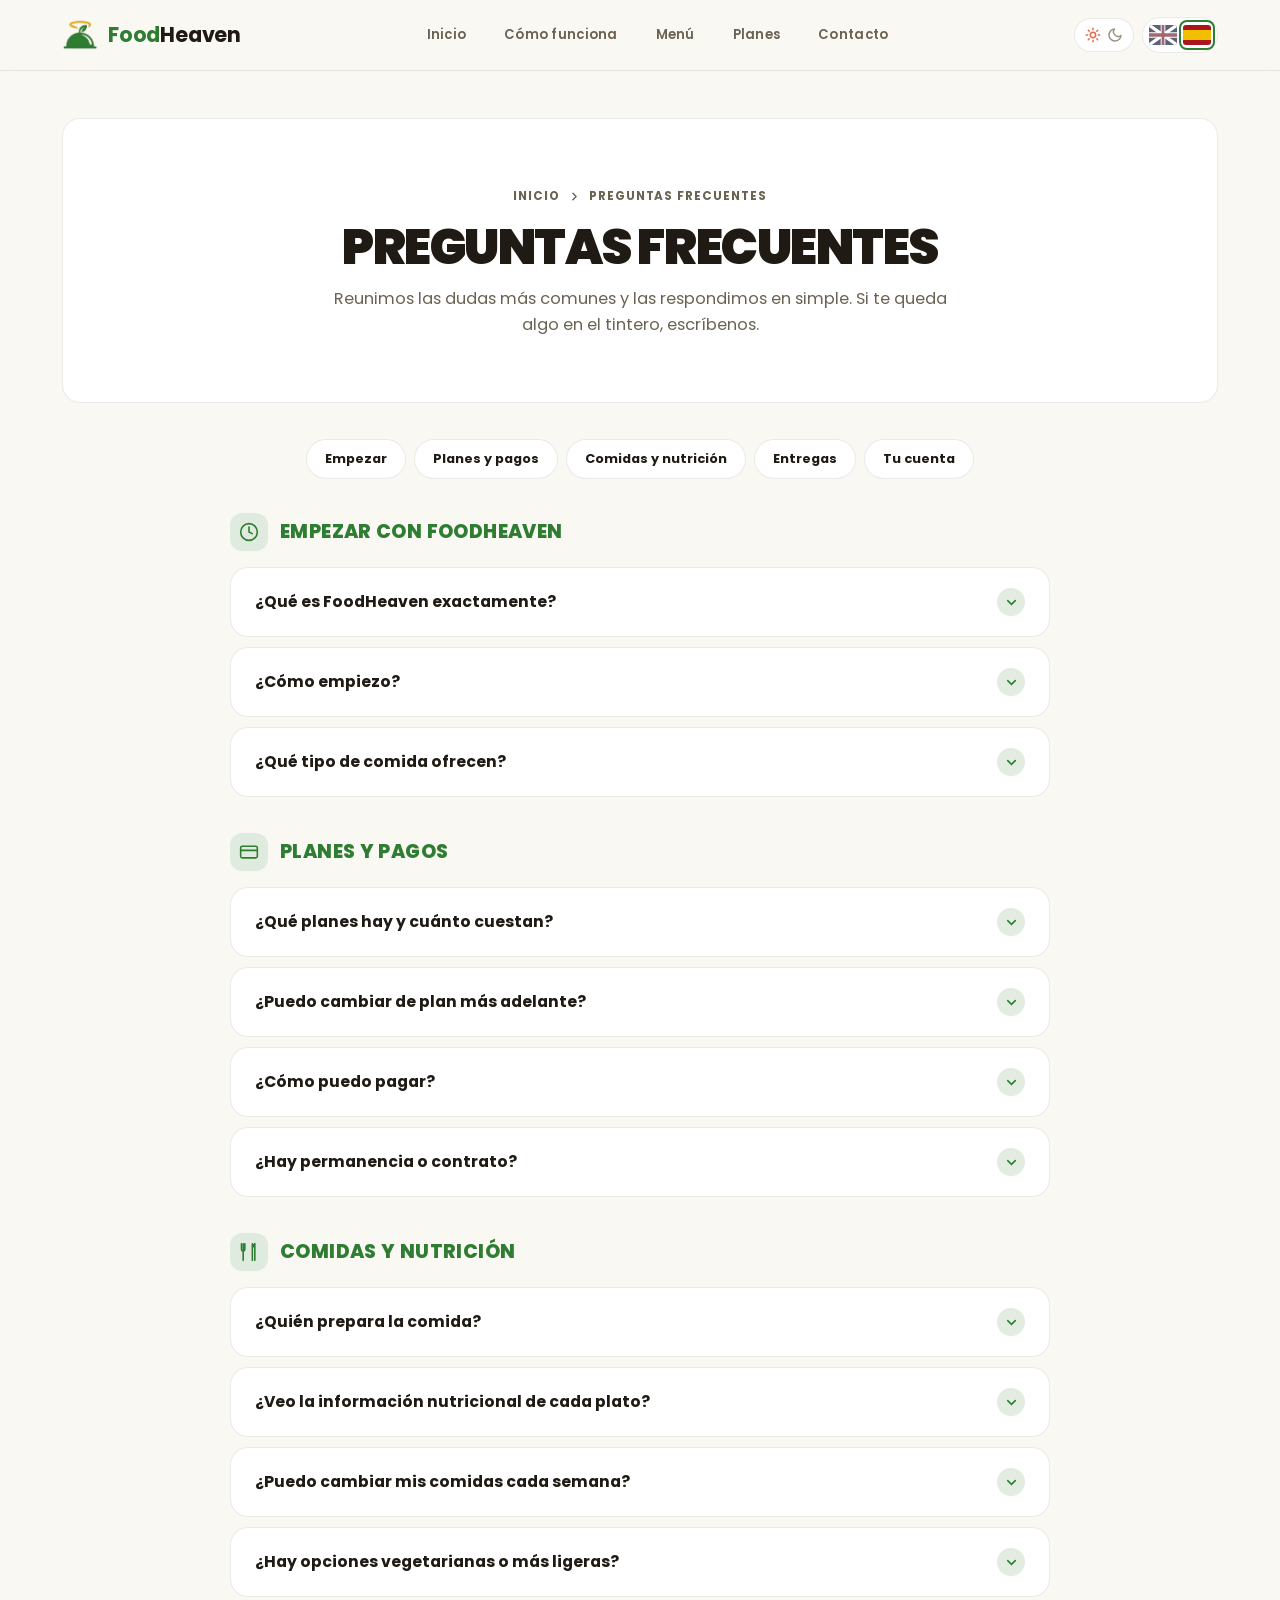
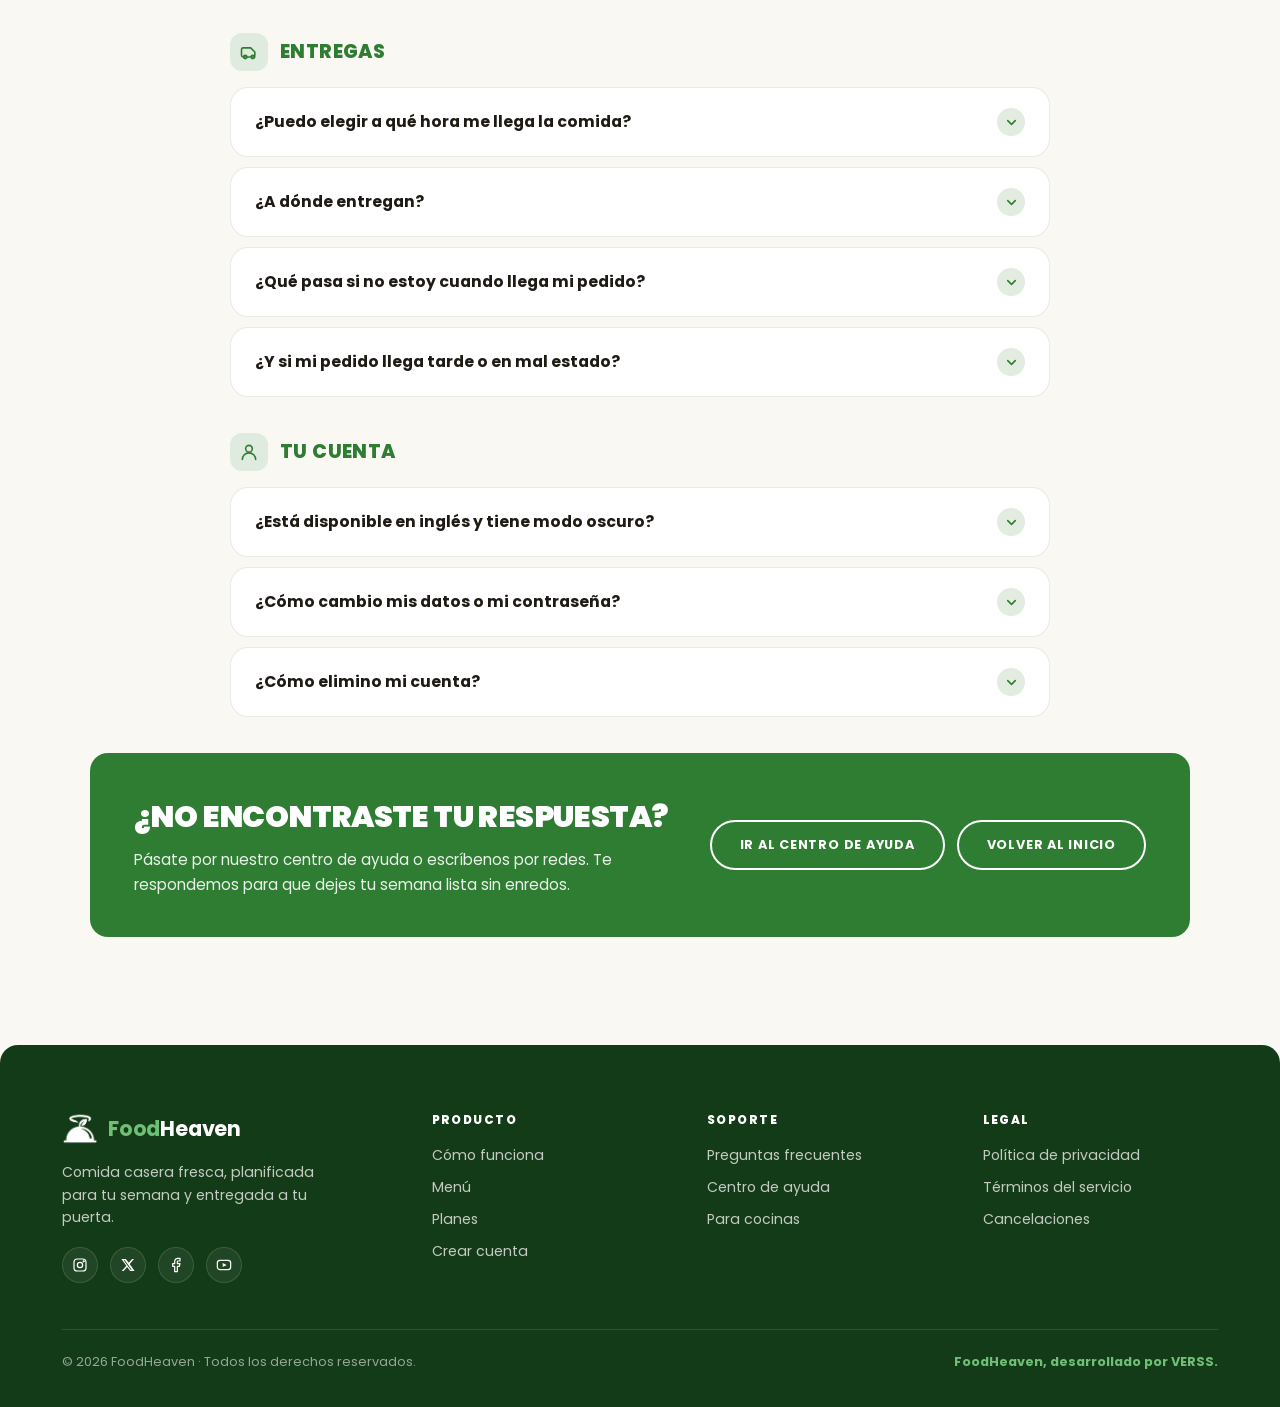
<file: faq.html>
<!doctype html>
<html lang="es" data-theme="light">
<head>
<meta charset="utf-8" />
<meta name="viewport" content="width=device-width, initial-scale=1, viewport-fit=cover" />
<title data-i18n="faqp.meta.title">Preguntas frecuentes — FoodHeaven</title>
<meta name="description" data-i18n="faqp.meta.desc" content="Todo lo que necesitas saber sobre cómo planificar tu semana, pagar, recibir tu comida y manejar tu cuenta en FoodHeaven." />
<meta name="theme-color" content="#1f7a26" />
<link rel="icon" type="image/png" href="assets/logo.png" />
<link rel="preconnect" href="https://fonts.googleapis.com" />
<link rel="preconnect" href="https://fonts.gstatic.com" crossorigin />
<link href="https://fonts.googleapis.com/css2?family=Poppins:wght@400;500;600;700;800;900&display=swap" rel="stylesheet" />
<link rel="stylesheet" href="styles/base.css" />
<link rel="stylesheet" href="styles/layout.css" />
<link rel="stylesheet" href="styles/pages.css" />
</head>
<body>

<header class="header" id="header">
  <div class="container header-inner">
    <a href="index.html" class="brand" aria-label="FoodHeaven">
      <img src="assets/logo.png" alt="" />
      <span><em>Food</em>Heaven</span>
    </a>

    <nav class="nav-main" aria-label="Principal">
      <a href="index.html#home" data-i18n="nav.home">Inicio</a>
      <a href="index.html#how" data-i18n="nav.how">Cómo funciona</a>
      <a href="index.html#menu" data-i18n="nav.menu">Menú</a>
      <a href="index.html#plans" data-i18n="nav.plans">Planes</a>
      <a href="index.html#contact" data-i18n="nav.contact">Contacto</a>
    </nav>

    <div class="tools-wrap">
      <div class="tools">
        <button class="theme-toggle" id="themeToggle" aria-label="Cambiar tema">
          <svg class="ic-sun" viewBox="0 0 24 24" fill="none" stroke="currentColor" stroke-width="2.2" stroke-linecap="round" stroke-linejoin="round"><circle cx="12" cy="12" r="4"/><path d="M12 2v2M12 20v2M4.93 4.93l1.41 1.41M17.66 17.66l1.41 1.41M2 12h2M20 12h2M4.93 19.07l1.41-1.41M17.66 6.34l1.41-1.41"/></svg>
          <svg class="ic-moon" viewBox="0 0 24 24" fill="none" stroke="currentColor" stroke-width="2.2" stroke-linecap="round" stroke-linejoin="round"><path d="M21 12.79A9 9 0 1 1 11.21 3 7 7 0 0 0 21 12.79z"/></svg>
        </button>
        <div class="lang-flag" role="group" aria-label="Idioma">
          <button data-lang="en" aria-pressed="false" aria-label="English">
            <span class="flag-svg" aria-hidden="true">
              <svg viewBox="0 0 60 36" xmlns="http://www.w3.org/2000/svg" preserveAspectRatio="none" style="width:100%;height:100%">
                <clipPath id="uk-c"><rect width="60" height="36"/></clipPath>
                <rect width="60" height="36" fill="#012169"/>
                <g clip-path="url(#uk-c)">
                  <path d="M0 0 L60 36 M60 0 L0 36" stroke="#fff" stroke-width="6"/>
                  <path d="M30 0 V36 M0 18 H60" stroke="#fff" stroke-width="10"/>
                  <path d="M30 0 V36 M0 18 H60" stroke="#C8102E" stroke-width="6"/>
                </g>
              </svg>
            </span>
          </button>
          <button data-lang="es" aria-pressed="true" aria-label="Español">
            <span class="flag-svg" aria-hidden="true">
              <svg viewBox="0 0 60 36" xmlns="http://www.w3.org/2000/svg" preserveAspectRatio="none" style="width:100%;height:100%">
                <rect width="60" height="36" fill="#AA151B"/>
                <rect y="9" width="60" height="18" fill="#F1BF00"/>
              </svg>
            </span>
          </button>
        </div>
        <button class="hamburger" id="hamburger" aria-label="Abrir menú" aria-controls="mobileMenu" aria-expanded="false"><span></span></button>
      </div>
    </div>
  </div>
</header>

<div class="mobile-menu" id="mobileMenu" aria-hidden="true">
  <a href="index.html#home" data-i18n="nav.home">Inicio</a>
  <a href="index.html#how" data-i18n="nav.how">Cómo funciona</a>
  <a href="index.html#menu" data-i18n="nav.menu">Menú</a>
  <a href="index.html#plans" data-i18n="nav.plans">Planes</a>
  <a href="faq.html" data-i18n="nav.faq">Preguntas</a>
  <a href="ayuda.html" data-i18n="foot.s2">Centro de ayuda</a>
  <a href="index.html#contact" data-i18n="nav.contact">Contacto</a>
</div>

<main class="container subpage">

  <section class="subhero">
    <div class="breadcrumb">
      <a href="index.html" data-i18n="nav.home">Inicio</a>
      <svg viewBox="0 0 24 24" fill="none" stroke="currentColor" stroke-width="2.5" stroke-linecap="round" stroke-linejoin="round"><polyline points="9 18 15 12 9 6"/></svg>
      <span data-i18n="faqp.crumb">Preguntas frecuentes</span>
    </div>
    <h1 data-i18n="faqp.title">Preguntas frecuentes</h1>
    <p data-i18n="faqp.lead">Reunimos las dudas más comunes y las respondimos en simple. Si te queda algo en el tintero, escríbenos.</p>
  </section>

  <nav class="faq-toc" aria-label="Categorías">
    <a href="#start" data-i18n="faqp.toc.start">Empezar</a>
    <a href="#plans" data-i18n="faqp.toc.plans">Planes y pagos</a>
    <a href="#meals" data-i18n="faqp.toc.meals">Comidas y nutrición</a>
    <a href="#delivery" data-i18n="faqp.toc.delivery">Entregas</a>
    <a href="#account" data-i18n="faqp.toc.account">Tu cuenta</a>
  </nav>

  <section class="faq-category" id="start">
    <h2>
      <span class="ic"><svg viewBox="0 0 24 24" fill="none" stroke="currentColor" stroke-width="1.9" stroke-linecap="round" stroke-linejoin="round"><circle cx="12" cy="12" r="10"/><polyline points="12 6 12 12 16 14"/></svg></span>
      <span data-i18n="faqp.cat.start">Empezar con FoodHeaven</span>
    </h2>
    <div class="faq-wrap">
      <div class="faq-item">
        <button class="faq-q" aria-expanded="false"><span data-i18n="faqp.s1.q">¿Qué es FoodHeaven exactamente?</span><span class="chev"><svg viewBox="0 0 24 24" fill="none" stroke="currentColor" stroke-width="2.5" stroke-linecap="round" stroke-linejoin="round"><polyline points="6 9 12 15 18 9"/></svg></span></button>
        <div class="faq-a"><div class="faq-a-inner" data-i18n="faqp.s1.a"></div></div>
      </div>
      <div class="faq-item">
        <button class="faq-q" aria-expanded="false"><span data-i18n="faqp.s2.q">¿Cómo empiezo?</span><span class="chev"><svg viewBox="0 0 24 24" fill="none" stroke="currentColor" stroke-width="2.5" stroke-linecap="round" stroke-linejoin="round"><polyline points="6 9 12 15 18 9"/></svg></span></button>
        <div class="faq-a"><div class="faq-a-inner" data-i18n="faqp.s2.a"></div></div>
      </div>
      <div class="faq-item">
        <button class="faq-q" aria-expanded="false"><span data-i18n="faqp.s3.q">¿Necesito conocimientos de nutrición?</span><span class="chev"><svg viewBox="0 0 24 24" fill="none" stroke="currentColor" stroke-width="2.5" stroke-linecap="round" stroke-linejoin="round"><polyline points="6 9 12 15 18 9"/></svg></span></button>
        <div class="faq-a"><div class="faq-a-inner" data-i18n="faqp.s3.a"></div></div>
      </div>
    </div>
  </section>

  <section class="faq-category" id="plans">
    <h2>
      <span class="ic"><svg viewBox="0 0 24 24" fill="none" stroke="currentColor" stroke-width="1.9" stroke-linecap="round" stroke-linejoin="round"><rect x="2" y="5" width="20" height="14" rx="2"/><path d="M2 10h20"/></svg></span>
      <span data-i18n="faqp.cat.plans">Planes y pagos</span>
    </h2>
    <div class="faq-wrap">
      <div class="faq-item">
        <button class="faq-q" aria-expanded="false"><span data-i18n="faqp.p1.q">¿Qué planes hay y cuánto cuestan?</span><span class="chev"><svg viewBox="0 0 24 24" fill="none" stroke="currentColor" stroke-width="2.5" stroke-linecap="round" stroke-linejoin="round"><polyline points="6 9 12 15 18 9"/></svg></span></button>
        <div class="faq-a"><div class="faq-a-inner" data-i18n="faqp.p1.a"></div></div>
      </div>
      <div class="faq-item">
        <button class="faq-q" aria-expanded="false"><span data-i18n="faqp.p2.q">¿Puedo cambiar de plan?</span><span class="chev"><svg viewBox="0 0 24 24" fill="none" stroke="currentColor" stroke-width="2.5" stroke-linecap="round" stroke-linejoin="round"><polyline points="6 9 12 15 18 9"/></svg></span></button>
        <div class="faq-a"><div class="faq-a-inner" data-i18n="faqp.p2.a"></div></div>
      </div>
      <div class="faq-item">
        <button class="faq-q" aria-expanded="false"><span data-i18n="faqp.p3.q">¿Cómo puedo pagar?</span><span class="chev"><svg viewBox="0 0 24 24" fill="none" stroke="currentColor" stroke-width="2.5" stroke-linecap="round" stroke-linejoin="round"><polyline points="6 9 12 15 18 9"/></svg></span></button>
        <div class="faq-a"><div class="faq-a-inner" data-i18n="faqp.p3.a"></div></div>
      </div>
      <div class="faq-item">
        <button class="faq-q" aria-expanded="false"><span data-i18n="faqp.p4.q">¿Hay permanencia o contrato?</span><span class="chev"><svg viewBox="0 0 24 24" fill="none" stroke="currentColor" stroke-width="2.5" stroke-linecap="round" stroke-linejoin="round"><polyline points="6 9 12 15 18 9"/></svg></span></button>
        <div class="faq-a"><div class="faq-a-inner" data-i18n="faqp.p4.a"></div></div>
      </div>
    </div>
  </section>

  <section class="faq-category" id="meals">
    <h2>
      <span class="ic"><svg viewBox="0 0 24 24" fill="none" stroke="currentColor" stroke-width="1.9" stroke-linecap="round" stroke-linejoin="round"><path d="M3 2v7c0 1.1.9 2 2 2h0a2 2 0 0 0 2-2V2"/><path d="M5 2v20M16 2v20M16 8c0-3 3-6 3-6v20"/></svg></span>
      <span data-i18n="faqp.cat.meals">Comidas y nutrición</span>
    </h2>
    <div class="faq-wrap">
      <div class="faq-item">
        <button class="faq-q" aria-expanded="false"><span data-i18n="faqp.m1.q">¿Quién prepara la comida?</span><span class="chev"><svg viewBox="0 0 24 24" fill="none" stroke="currentColor" stroke-width="2.5" stroke-linecap="round" stroke-linejoin="round"><polyline points="6 9 12 15 18 9"/></svg></span></button>
        <div class="faq-a"><div class="faq-a-inner" data-i18n="faqp.m1.a"></div></div>
      </div>
      <div class="faq-item">
        <button class="faq-q" aria-expanded="false"><span data-i18n="faqp.m2.q">¿Veo la información nutricional?</span><span class="chev"><svg viewBox="0 0 24 24" fill="none" stroke="currentColor" stroke-width="2.5" stroke-linecap="round" stroke-linejoin="round"><polyline points="6 9 12 15 18 9"/></svg></span></button>
        <div class="faq-a"><div class="faq-a-inner" data-i18n="faqp.m2.a"></div></div>
      </div>
      <div class="faq-item">
        <button class="faq-q" aria-expanded="false"><span data-i18n="faqp.m3.q">¿Puedo cambiar mis comidas cada semana?</span><span class="chev"><svg viewBox="0 0 24 24" fill="none" stroke="currentColor" stroke-width="2.5" stroke-linecap="round" stroke-linejoin="round"><polyline points="6 9 12 15 18 9"/></svg></span></button>
        <div class="faq-a"><div class="faq-a-inner" data-i18n="faqp.m3.a"></div></div>
      </div>
      <div class="faq-item">
        <button class="faq-q" aria-expanded="false"><span data-i18n="faqp.m4.q">¿Hay opciones vegetarianas o más ligeras?</span><span class="chev"><svg viewBox="0 0 24 24" fill="none" stroke="currentColor" stroke-width="2.5" stroke-linecap="round" stroke-linejoin="round"><polyline points="6 9 12 15 18 9"/></svg></span></button>
        <div class="faq-a"><div class="faq-a-inner" data-i18n="faqp.m4.a"></div></div>
      </div>
    </div>
  </section>

  <section class="faq-category" id="delivery">
    <h2>
      <span class="ic"><svg viewBox="0 0 24 24" fill="none" stroke="currentColor" stroke-width="1.9" stroke-linecap="round" stroke-linejoin="round"><path d="M5 18h14M5 18a2 2 0 0 1-2-2V9a2 2 0 0 1 2-2h9l5 5v4a2 2 0 0 1-2 2"/><circle cx="7.5" cy="18" r="2"/><circle cx="16.5" cy="18" r="2"/></svg></span>
      <span data-i18n="faqp.cat.delivery">Entregas</span>
    </h2>
    <div class="faq-wrap">
      <div class="faq-item">
        <button class="faq-q" aria-expanded="false"><span data-i18n="faqp.d1.q">¿Puedo elegir a qué hora me llega la comida?</span><span class="chev"><svg viewBox="0 0 24 24" fill="none" stroke="currentColor" stroke-width="2.5" stroke-linecap="round" stroke-linejoin="round"><polyline points="6 9 12 15 18 9"/></svg></span></button>
        <div class="faq-a"><div class="faq-a-inner" data-i18n="faqp.d1.a"></div></div>
      </div>
      <div class="faq-item">
        <button class="faq-q" aria-expanded="false"><span data-i18n="faqp.d2.q">¿A dónde entregan?</span><span class="chev"><svg viewBox="0 0 24 24" fill="none" stroke="currentColor" stroke-width="2.5" stroke-linecap="round" stroke-linejoin="round"><polyline points="6 9 12 15 18 9"/></svg></span></button>
        <div class="faq-a"><div class="faq-a-inner" data-i18n="faqp.d2.a"></div></div>
      </div>
      <div class="faq-item">
        <button class="faq-q" aria-expanded="false"><span data-i18n="faqp.d3.q">¿Qué pasa si no estoy cuando llega mi pedido?</span><span class="chev"><svg viewBox="0 0 24 24" fill="none" stroke="currentColor" stroke-width="2.5" stroke-linecap="round" stroke-linejoin="round"><polyline points="6 9 12 15 18 9"/></svg></span></button>
        <div class="faq-a"><div class="faq-a-inner" data-i18n="faqp.d3.a"></div></div>
      </div>
      <div class="faq-item">
        <button class="faq-q" aria-expanded="false"><span data-i18n="faqp.d4.q">¿Y si mi pedido llega tarde o en mal estado?</span><span class="chev"><svg viewBox="0 0 24 24" fill="none" stroke="currentColor" stroke-width="2.5" stroke-linecap="round" stroke-linejoin="round"><polyline points="6 9 12 15 18 9"/></svg></span></button>
        <div class="faq-a"><div class="faq-a-inner" data-i18n="faqp.d4.a"></div></div>
      </div>
    </div>
  </section>

  <section class="faq-category" id="account">
    <h2>
      <span class="ic"><svg viewBox="0 0 24 24" fill="none" stroke="currentColor" stroke-width="1.9" stroke-linecap="round" stroke-linejoin="round"><circle cx="12" cy="8" r="4"/><path d="M4 21a8 8 0 0 1 16 0"/></svg></span>
      <span data-i18n="faqp.cat.account">Tu cuenta</span>
    </h2>
    <div class="faq-wrap">
      <div class="faq-item">
        <button class="faq-q" aria-expanded="false"><span data-i18n="faqp.a1.q">¿Está en inglés y tiene modo oscuro?</span><span class="chev"><svg viewBox="0 0 24 24" fill="none" stroke="currentColor" stroke-width="2.5" stroke-linecap="round" stroke-linejoin="round"><polyline points="6 9 12 15 18 9"/></svg></span></button>
        <div class="faq-a"><div class="faq-a-inner" data-i18n="faqp.a1.a"></div></div>
      </div>
      <div class="faq-item">
        <button class="faq-q" aria-expanded="false"><span data-i18n="faqp.a2.q">¿Cómo cambio mis datos o mi contraseña?</span><span class="chev"><svg viewBox="0 0 24 24" fill="none" stroke="currentColor" stroke-width="2.5" stroke-linecap="round" stroke-linejoin="round"><polyline points="6 9 12 15 18 9"/></svg></span></button>
        <div class="faq-a"><div class="faq-a-inner" data-i18n="faqp.a2.a"></div></div>
      </div>
      <div class="faq-item">
        <button class="faq-q" aria-expanded="false"><span data-i18n="faqp.a3.q">¿Cómo elimino mi cuenta?</span><span class="chev"><svg viewBox="0 0 24 24" fill="none" stroke="currentColor" stroke-width="2.5" stroke-linecap="round" stroke-linejoin="round"><polyline points="6 9 12 15 18 9"/></svg></span></button>
        <div class="faq-a"><div class="faq-a-inner" data-i18n="faqp.a3.a"></div></div>
      </div>
    </div>
  </section>

  <section class="section">
    <div class="help-banner reveal">
      <div>
        <h3 data-i18n="faqp.cta.title">¿No encontraste tu respuesta?</h3>
        <p data-i18n="faqp.cta.text">Pásate por nuestro centro de ayuda o escríbenos por redes. Te respondemos para que dejes tu semana lista sin enredos.</p>
      </div>
      <div class="help-banner-actions">
        <a href="ayuda.html" class="btn btn-pill btn-on-dark" data-i18n="faqp.cta.help">Ir al centro de ayuda</a>
        <a href="index.html" class="btn btn-pill" data-i18n="faqp.cta.home">Volver al inicio</a>
      </div>
    </div>
  </section>

</main>

<footer>
  <div class="container">
    <div class="foot-row">
      <div class="foot-brand">
        <span class="brand"><img src="assets/logo.png" alt="" /><span><em>Food</em>Heaven</span></span>
        <p data-i18n="foot.brandtext">Comida casera fresca, planificada para tu semana y entregada a tu puerta.</p>
        <div class="foot-socials">
          <a href="#" aria-label="Instagram"><svg viewBox="0 0 24 24" fill="none" stroke="currentColor" stroke-width="1.8" stroke-linecap="round" stroke-linejoin="round"><rect x="3" y="3" width="18" height="18" rx="5"/><circle cx="12" cy="12" r="4"/><circle cx="17.5" cy="6.5" r=".8" fill="currentColor"/></svg></a>
          <a href="#" aria-label="X"><svg viewBox="0 0 24 24" fill="currentColor"><path d="M18.2 3H21l-6.5 7.4L22 21h-6.7l-4.6-6-5.3 6H2.6l7-7.9L2 3h6.8l4.2 5.5L18.2 3zm-2.3 16h1.6L7.2 5H5.5l10.4 14z"/></svg></a>
          <a href="#" aria-label="Facebook"><svg viewBox="0 0 24 24" fill="none" stroke="currentColor" stroke-width="1.8" stroke-linecap="round" stroke-linejoin="round"><path d="M18 2h-3a5 5 0 0 0-5 5v3H7v4h3v8h4v-8h3l1-4h-4V7a1 1 0 0 1 1-1h3z"/></svg></a>
          <a href="#" aria-label="YouTube"><svg viewBox="0 0 24 24" fill="none" stroke="currentColor" stroke-width="1.8" stroke-linecap="round" stroke-linejoin="round"><rect x="2" y="5" width="20" height="14" rx="4"/><path d="M10 9l6 3-6 3z" fill="currentColor" stroke="none"/></svg></a>
        </div>
      </div>
      <div class="foot-col">
        <h5 data-i18n="foot.c1.h">Producto</h5>
        <ul>
          <li><a href="index.html#how" data-i18n="foot.p1">Cómo funciona</a></li>
          <li><a href="index.html#menu" data-i18n="foot.p2">Menú</a></li>
          <li><a href="index.html#plans" data-i18n="foot.p3">Planes</a></li>
          <li><a href="index.html#plans" data-i18n="foot.p4">Crear cuenta</a></li>
        </ul>
      </div>
      <div class="foot-col">
        <h5 data-i18n="foot.c2.h">Soporte</h5>
        <ul>
          <li><a href="faq.html" data-i18n="foot.s1">Preguntas frecuentes</a></li>
          <li><a href="ayuda.html" data-i18n="foot.s2">Centro de ayuda</a></li>
          <li><a href="ayuda.html#cocinas" data-i18n="foot.s3">Para cocinas</a></li>
        </ul>
      </div>
      <div class="foot-col">
        <h5 data-i18n="foot.c3.h">Legal</h5>
        <ul>
          <li><a href="legal.html#privacidad" data-i18n="foot.lg1">Política de privacidad</a></li>
          <li><a href="legal.html#terminos" data-i18n="foot.lg2">Términos del servicio</a></li>
          <li><a href="legal.html#cancelaciones" data-i18n="foot.lg3">Cancelaciones</a></li>
        </ul>
      </div>
    </div>
    <div class="foot-bottom">
      <span>© 2026 FoodHeaven · <span data-i18n="foot.rights">Todos los derechos reservados.</span></span>
      <span><strong data-i18n="foot.made">FoodHeaven, desarrollado por VERSS.</strong></span>
    </div>
  </div>
</footer>

<script src="js/main.js"></script>
<script src="js/content.js"></script>
</body>
</html>
</file>
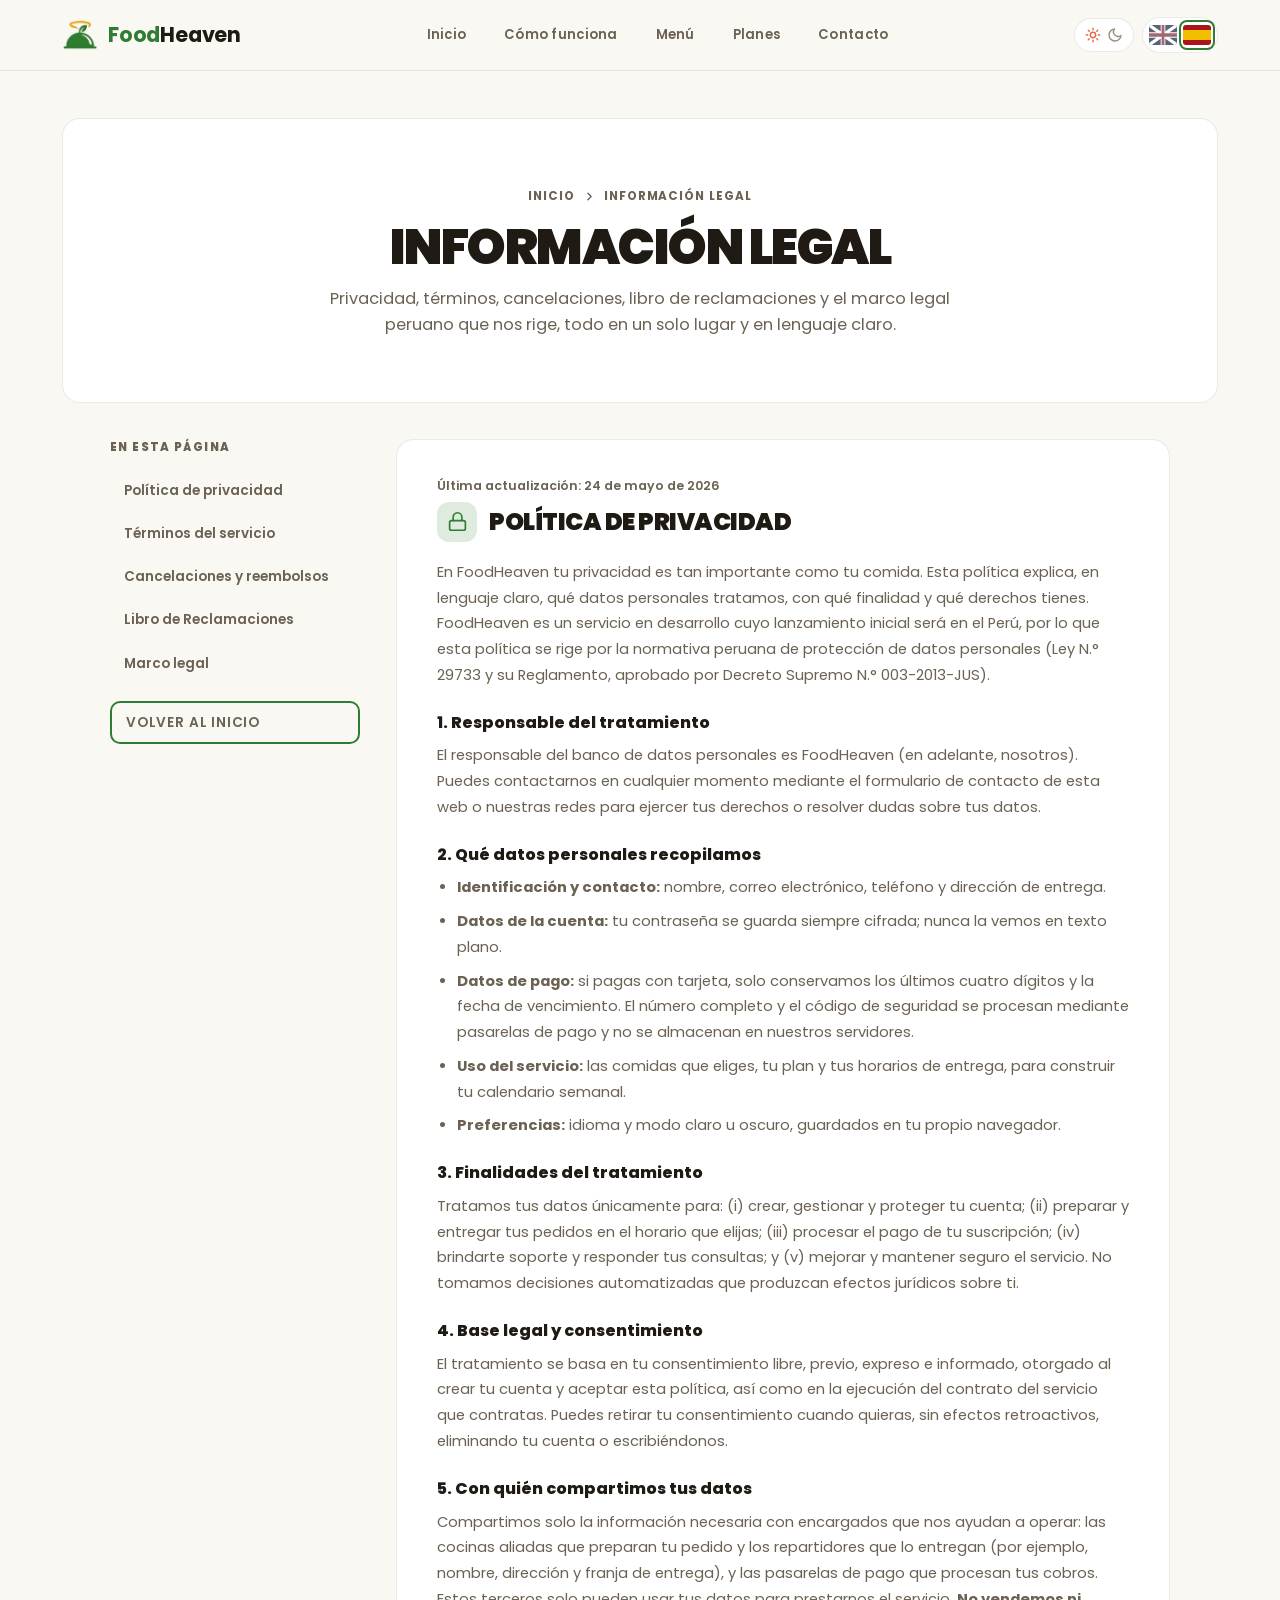
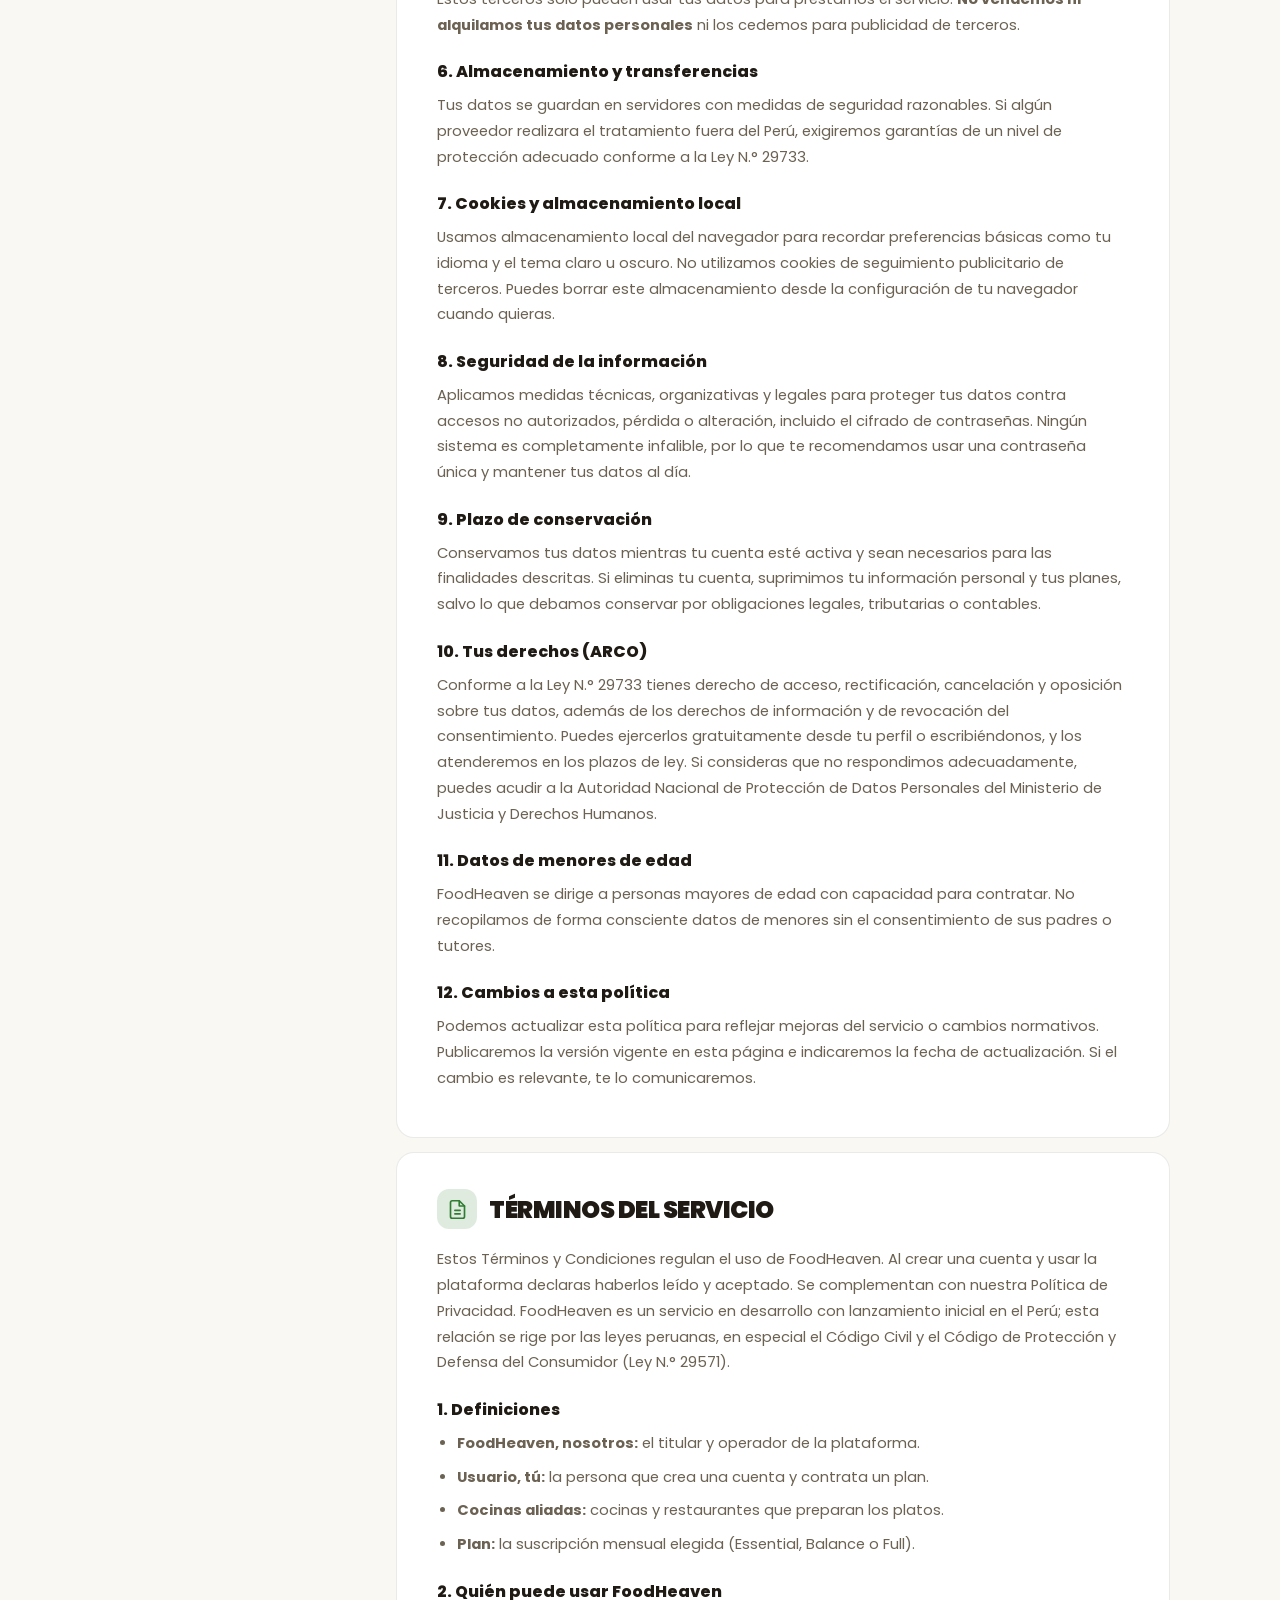
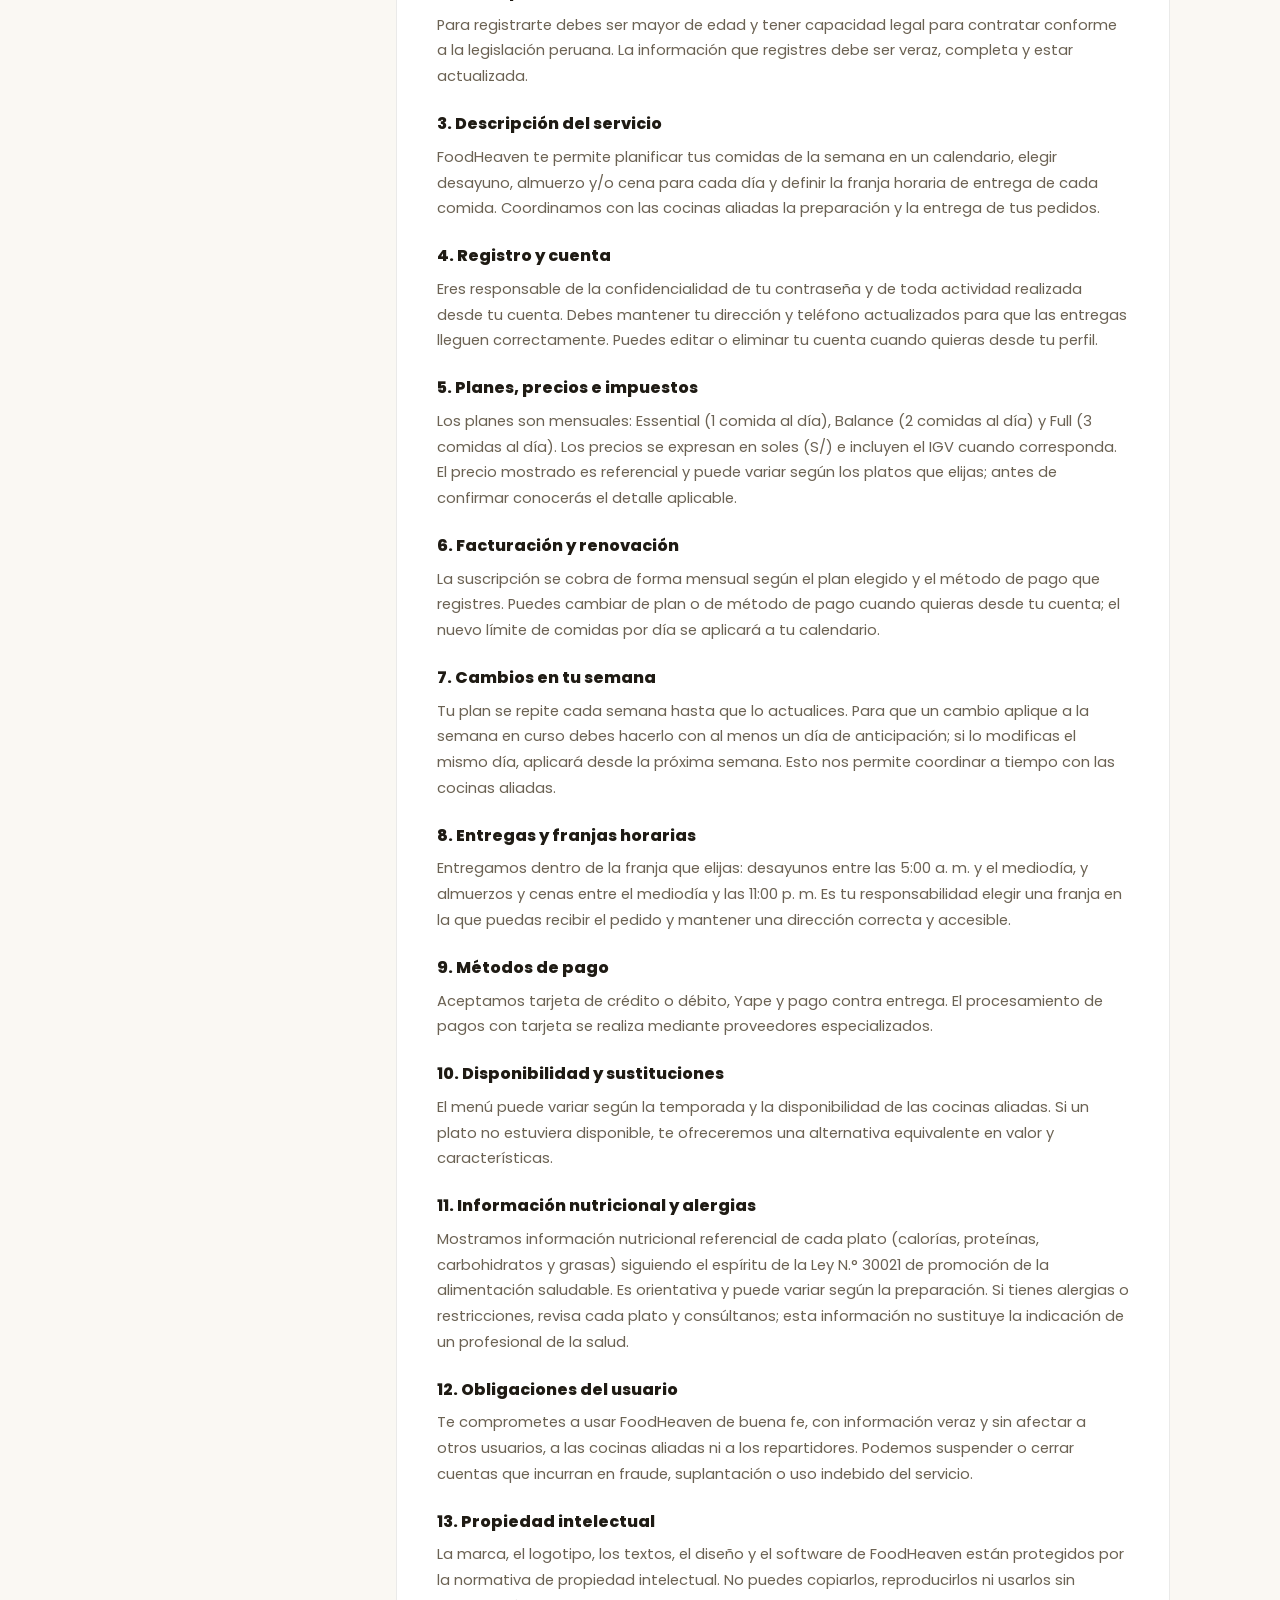
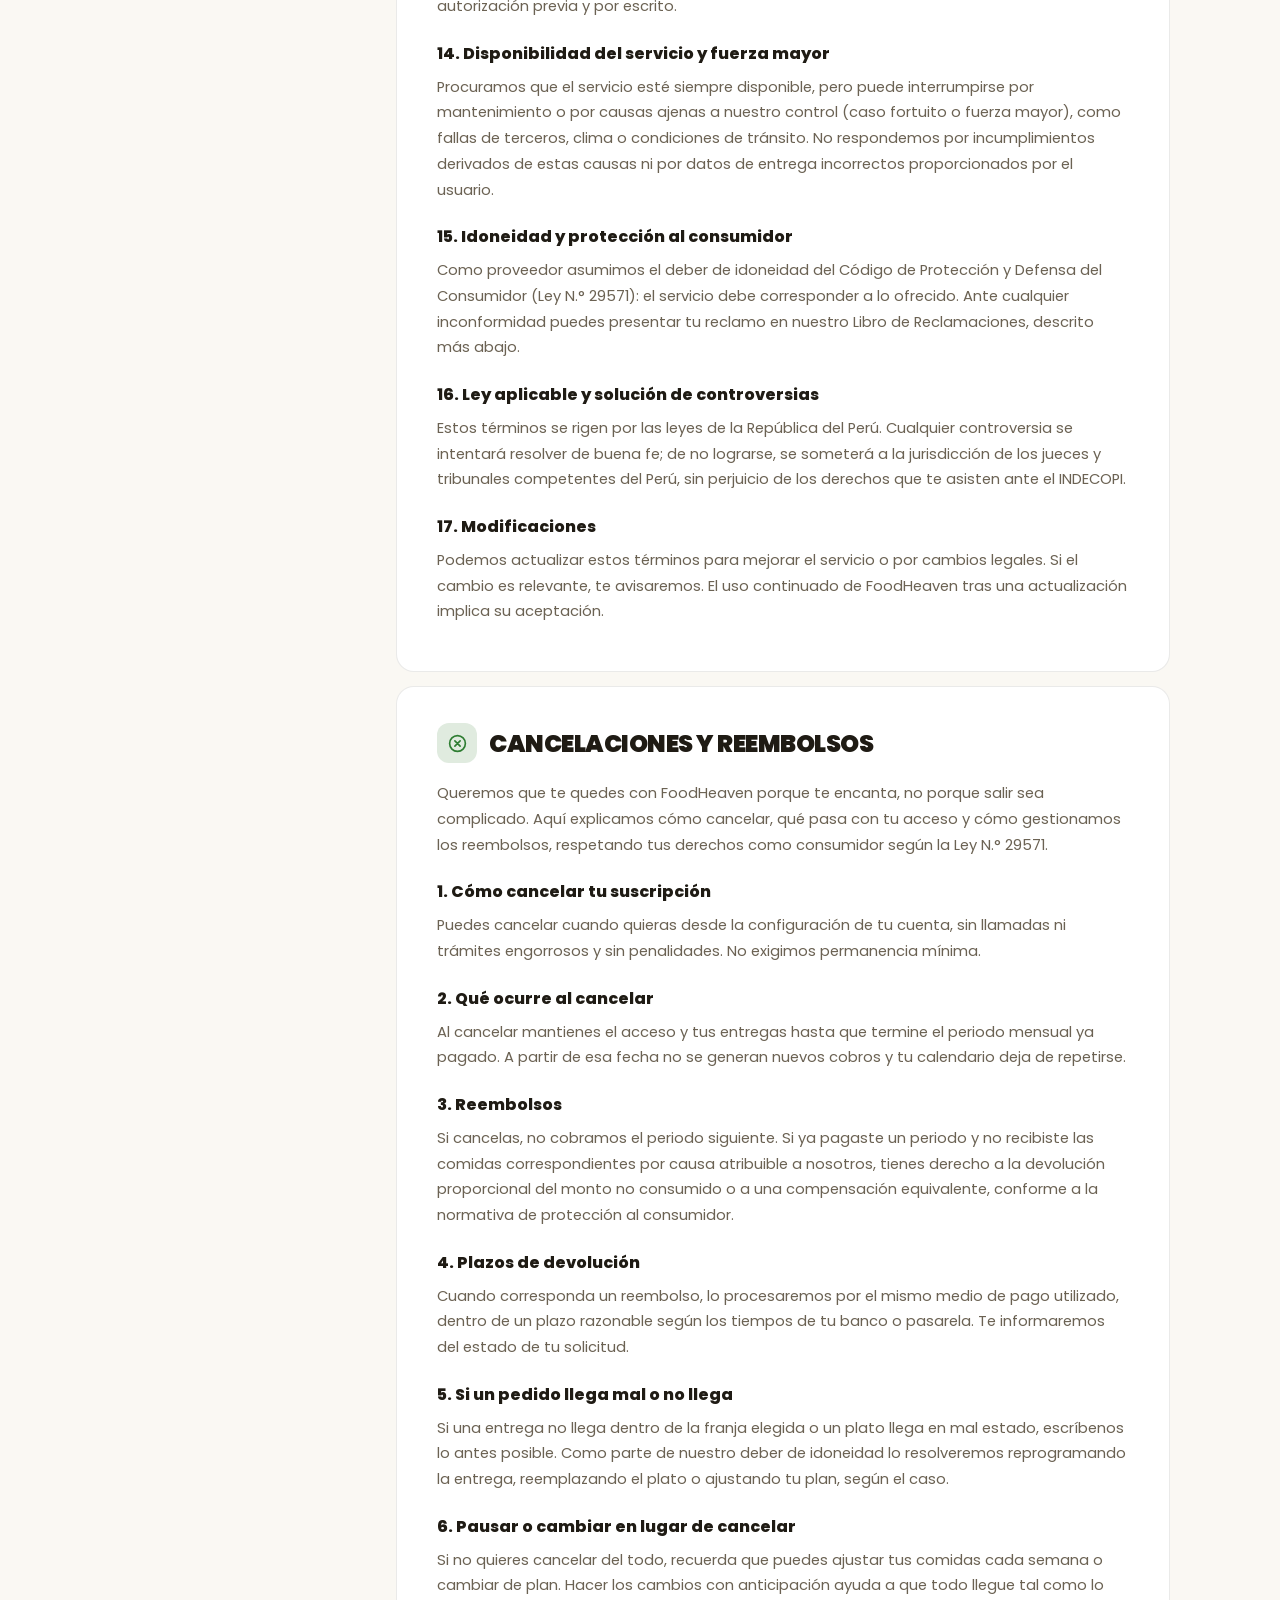
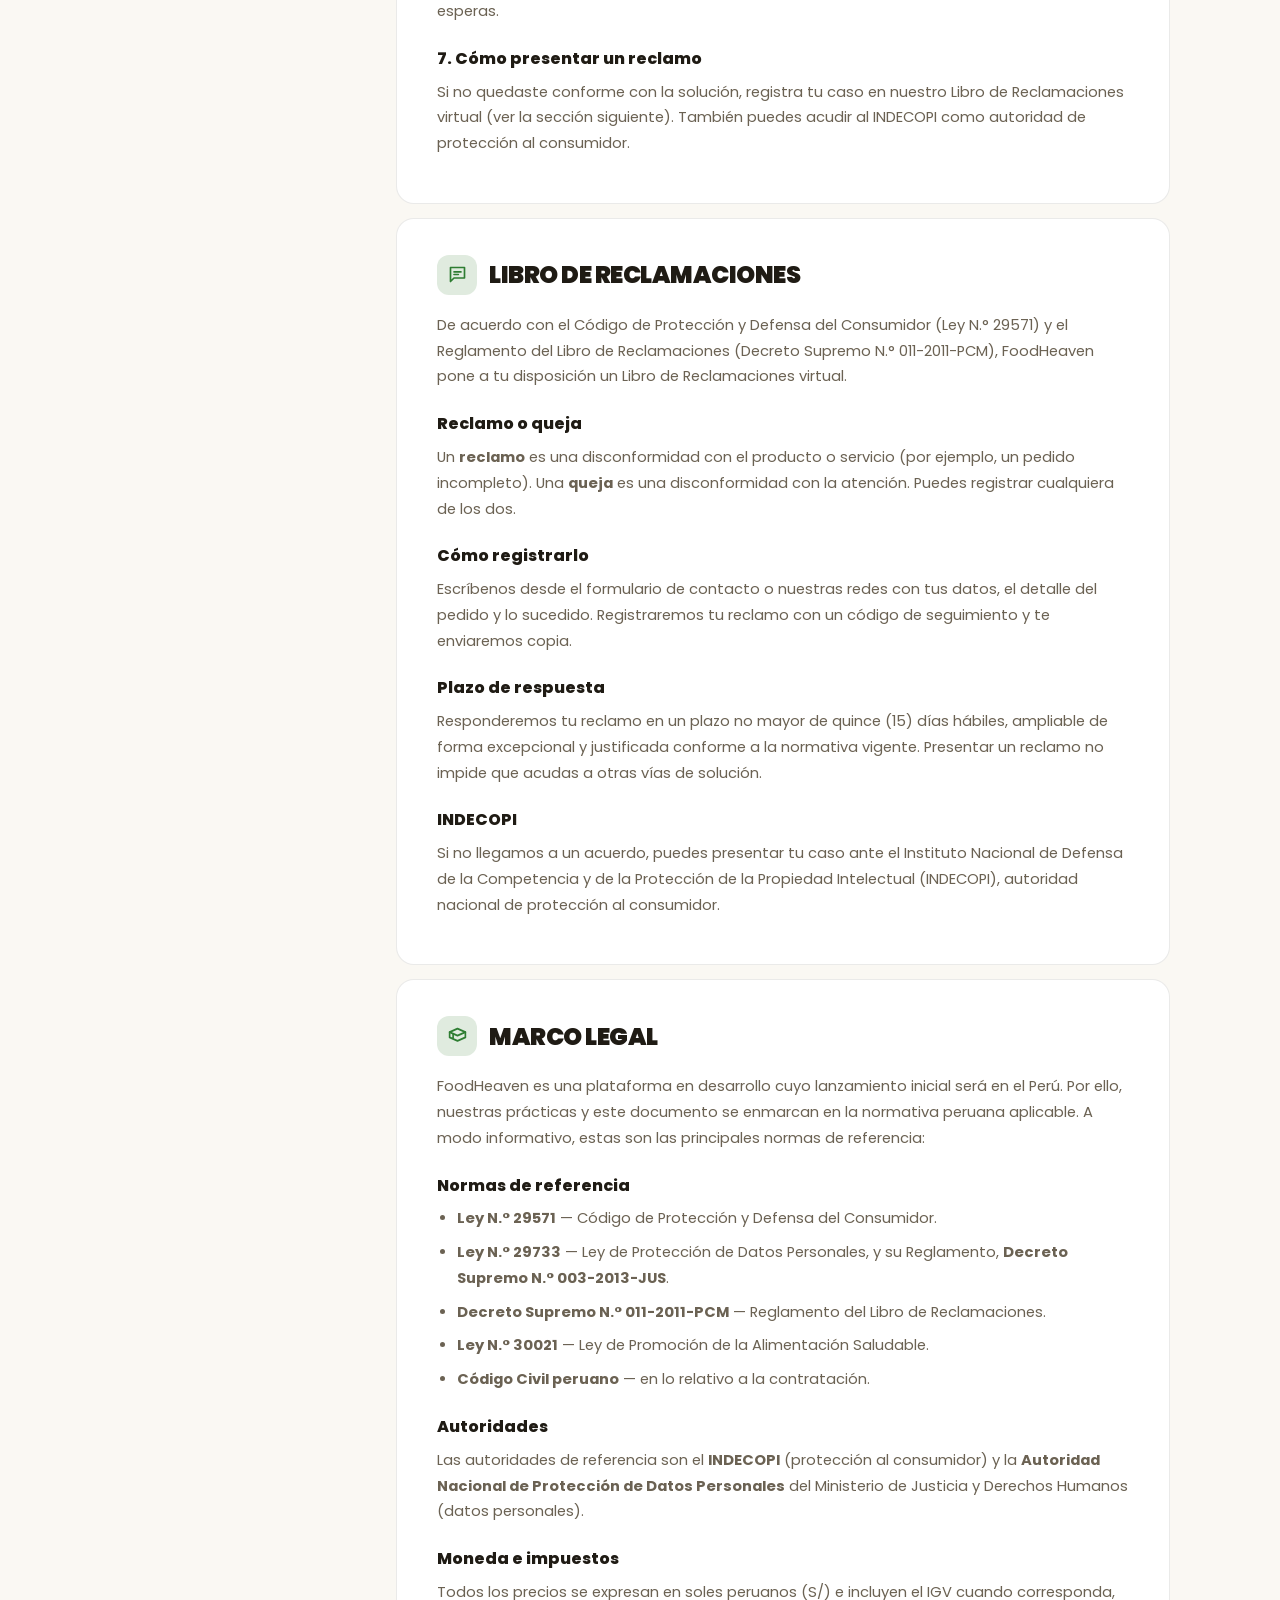
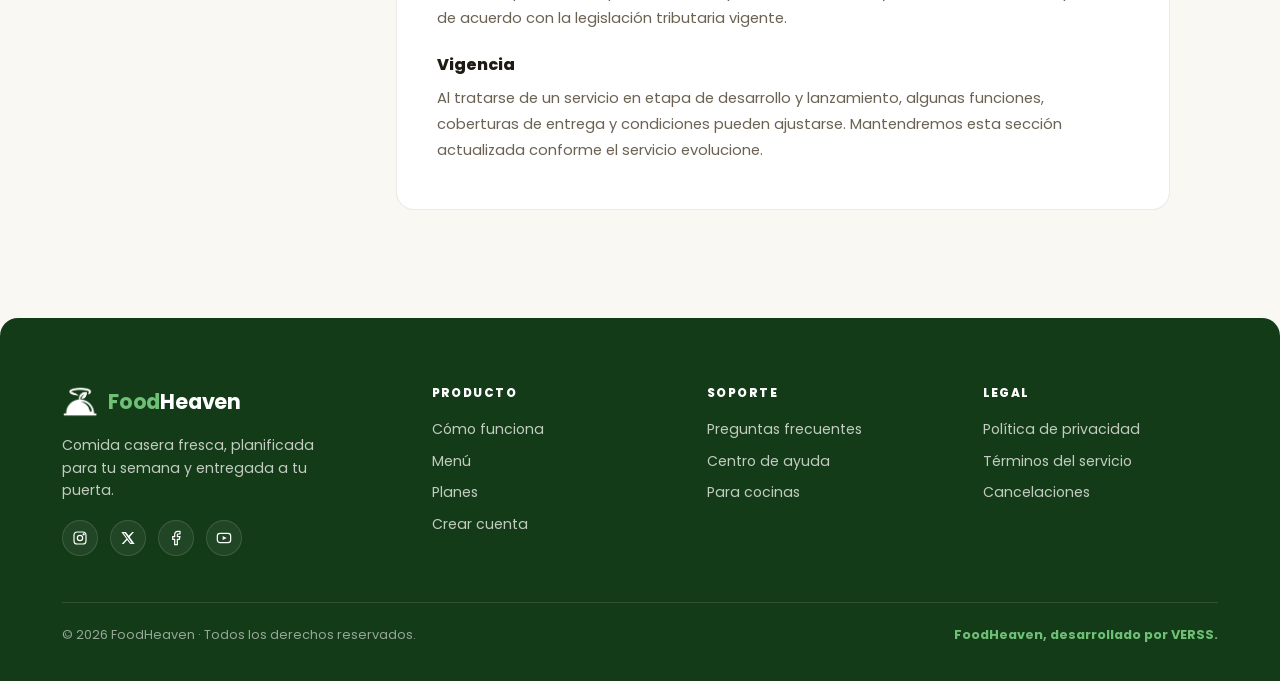
<file: legal.html>
<!doctype html>
<html lang="es" data-theme="light">
<head>
<meta charset="utf-8" />
<meta name="viewport" content="width=device-width, initial-scale=1, viewport-fit=cover" />
<title data-i18n="legalp.meta.title">Información legal — FoodHeaven</title>
<meta name="description" data-i18n="legalp.meta.desc" content="Privacidad, términos del servicio y cancelaciones de FoodHeaven, todo en una sola página y en lenguaje claro." />
<meta name="theme-color" content="#2e7d32" />
<link rel="icon" type="image/png" href="assets/logo.png" />
<link rel="preconnect" href="https://fonts.googleapis.com" />
<link rel="preconnect" href="https://fonts.gstatic.com" crossorigin />
<link href="https://fonts.googleapis.com/css2?family=Poppins:wght@400;500;600;700;800;900&display=swap" rel="stylesheet" />
<link rel="stylesheet" href="styles/base.css" />
<link rel="stylesheet" href="styles/layout.css" />
<link rel="stylesheet" href="styles/pages.css" />
</head>
<body>

<header class="header" id="header">
  <div class="container header-inner">
    <a href="index.html" class="brand" aria-label="FoodHeaven">
      <img src="assets/logo.png" alt="" />
      <span><em>Food</em>Heaven</span>
    </a>

    <nav class="nav-main" aria-label="Principal">
      <a href="index.html#home" data-i18n="nav.home">Inicio</a>
      <a href="index.html#how" data-i18n="nav.how">Cómo funciona</a>
      <a href="index.html#menu" data-i18n="nav.menu">Menú</a>
      <a href="index.html#plans" data-i18n="nav.plans">Planes</a>
      <a href="index.html#contact" data-i18n="nav.contact">Contacto</a>
    </nav>

    <div class="tools-wrap">
      <div class="tools">
        <button class="theme-toggle" id="themeToggle" aria-label="Cambiar tema">
          <svg class="ic-sun" viewBox="0 0 24 24" fill="none" stroke="currentColor" stroke-width="2.2" stroke-linecap="round" stroke-linejoin="round"><circle cx="12" cy="12" r="4"/><path d="M12 2v2M12 20v2M4.93 4.93l1.41 1.41M17.66 17.66l1.41 1.41M2 12h2M20 12h2M4.93 19.07l1.41-1.41M17.66 6.34l1.41-1.41"/></svg>
          <svg class="ic-moon" viewBox="0 0 24 24" fill="none" stroke="currentColor" stroke-width="2.2" stroke-linecap="round" stroke-linejoin="round"><path d="M21 12.79A9 9 0 1 1 11.21 3 7 7 0 0 0 21 12.79z"/></svg>
        </button>
        <div class="lang-flag" role="group" aria-label="Idioma">
          <button data-lang="en" aria-pressed="false" aria-label="English">
            <span class="flag-svg" aria-hidden="true">
              <svg viewBox="0 0 60 36" xmlns="http://www.w3.org/2000/svg" preserveAspectRatio="none" style="width:100%;height:100%">
                <clipPath id="uk-c"><rect width="60" height="36"/></clipPath>
                <rect width="60" height="36" fill="#012169"/>
                <g clip-path="url(#uk-c)">
                  <path d="M0 0 L60 36 M60 0 L0 36" stroke="#fff" stroke-width="6"/>
                  <path d="M30 0 V36 M0 18 H60" stroke="#fff" stroke-width="10"/>
                  <path d="M30 0 V36 M0 18 H60" stroke="#C8102E" stroke-width="6"/>
                </g>
              </svg>
            </span>
          </button>
          <button data-lang="es" aria-pressed="true" aria-label="Español">
            <span class="flag-svg" aria-hidden="true">
              <svg viewBox="0 0 60 36" xmlns="http://www.w3.org/2000/svg" preserveAspectRatio="none" style="width:100%;height:100%">
                <rect width="60" height="36" fill="#AA151B"/>
                <rect y="9" width="60" height="18" fill="#F1BF00"/>
              </svg>
            </span>
          </button>
        </div>
        <button class="hamburger" id="hamburger" aria-label="Abrir menú" aria-controls="mobileMenu" aria-expanded="false"><span></span></button>
      </div>
    </div>
  </div>
</header>

<div class="mobile-menu" id="mobileMenu" aria-hidden="true">
  <a href="index.html#home" data-i18n="nav.home">Inicio</a>
  <a href="index.html#how" data-i18n="nav.how">Cómo funciona</a>
  <a href="index.html#menu" data-i18n="nav.menu">Menú</a>
  <a href="index.html#plans" data-i18n="nav.plans">Planes</a>
  <a href="faq.html" data-i18n="foot.s1">Preguntas frecuentes</a>
  <a href="ayuda.html" data-i18n="foot.s2">Centro de ayuda</a>
  <a href="index.html#contact" data-i18n="nav.contact">Contacto</a>
</div>

<main class="container subpage">

  <section class="subhero">
    <div class="breadcrumb">
      <a href="index.html" data-i18n="nav.home">Inicio</a>
      <svg viewBox="0 0 24 24" fill="none" stroke="currentColor" stroke-width="2.5" stroke-linecap="round" stroke-linejoin="round"><polyline points="9 18 15 12 9 6"/></svg>
      <span data-i18n="legalp.crumb">Información legal</span>
    </div>
    <h1 data-i18n="legalp.title">Información legal</h1>
    <p data-i18n="legalp.lead">Privacidad, términos y cancelaciones, todo en un solo lugar y escrito en simple para que lo entiendas sin enredos.</p>
  </section>

  <section class="section">
    <div class="legal-layout">
      <aside class="legal-toc">
        <h4 data-i18n="legalp.toc">En esta página</h4>
        <ul>
          <li><a href="#privacidad" data-i18n="legalp.privacy.t">Política de privacidad</a></li>
          <li><a href="#terminos" data-i18n="legalp.terms.t">Términos del servicio</a></li>
          <li><a href="#cancelaciones" data-i18n="legalp.cancel.t">Cancelaciones y reembolsos</a></li>
          <li><a href="#reclamaciones" data-i18n="legalp.reclam.t">Libro de Reclamaciones</a></li>
          <li><a href="#normativa" data-i18n="legalp.normativa.t">Marco legal</a></li>
        </ul>
        <a href="index.html" class="btn btn-outline" style="margin-top:18px;width:100%;" data-i18n="legalp.backhome">Volver al inicio</a>
      </aside>

      <div class="legal-article">
        <div class="legal-block reveal" id="privacidad">
          <p class="legal-updated" data-i18n="legalp.updated">Última actualización: 24 de mayo de 2026</p>
          <h2>
            <span class="ic"><svg viewBox="0 0 24 24" fill="none" stroke="currentColor" stroke-width="1.9" stroke-linecap="round" stroke-linejoin="round"><rect x="3" y="11" width="18" height="11" rx="2"/><path d="M7 11V7a5 5 0 0 1 10 0v4"/></svg></span>
            <span data-i18n="legalp.privacy.t">Política de privacidad</span>
          </h2>
          <div data-i18n="legalp.privacy.body"></div>
        </div>

        <div class="legal-block reveal" id="terminos">
          <h2>
            <span class="ic"><svg viewBox="0 0 24 24" fill="none" stroke="currentColor" stroke-width="1.9" stroke-linecap="round" stroke-linejoin="round"><path d="M14 2H6a2 2 0 0 0-2 2v16a2 2 0 0 0 2 2h12a2 2 0 0 0 2-2V8z"/><path d="M14 2v6h6M9 13h6M9 17h6"/></svg></span>
            <span data-i18n="legalp.terms.t">Términos del servicio</span>
          </h2>
          <div data-i18n="legalp.terms.body"></div>
        </div>

        <div class="legal-block reveal" id="cancelaciones">
          <h2>
            <span class="ic"><svg viewBox="0 0 24 24" fill="none" stroke="currentColor" stroke-width="1.9" stroke-linecap="round" stroke-linejoin="round"><circle cx="12" cy="12" r="9"/><path d="M9 9l6 6M15 9l-6 6"/></svg></span>
            <span data-i18n="legalp.cancel.t">Cancelaciones y reembolsos</span>
          </h2>
          <div data-i18n="legalp.cancel.body"></div>
        </div>

        <div class="legal-block reveal" id="reclamaciones">
          <h2>
            <span class="ic"><svg viewBox="0 0 24 24" fill="none" stroke="currentColor" stroke-width="1.9" stroke-linecap="round" stroke-linejoin="round"><path d="M4 4h16v12H8l-4 4z"/><path d="M8 9h8M8 12h5"/></svg></span>
            <span data-i18n="legalp.reclam.t">Libro de Reclamaciones</span>
          </h2>
          <div data-i18n="legalp.reclam.body"></div>
        </div>

        <div class="legal-block reveal" id="normativa">
          <h2>
            <span class="ic"><svg viewBox="0 0 24 24" fill="none" stroke="currentColor" stroke-width="1.9" stroke-linecap="round" stroke-linejoin="round"><path d="M12 3 3 7l9 4 9-4-9-4z"/><path d="M3 7v6l9 4 9-4V7M7 9v5"/></svg></span>
            <span data-i18n="legalp.normativa.t">Marco legal</span>
          </h2>
          <div data-i18n="legalp.normativa.body"></div>
        </div>
      </div>
    </div>
  </section>

</main>

<footer>
  <div class="container">
    <div class="foot-row">
      <div class="foot-brand">
        <span class="brand"><img src="assets/logo.png" alt="" /><span><em>Food</em>Heaven</span></span>
        <p data-i18n="foot.brandtext">Comida casera fresca, planificada para tu semana y entregada a tu puerta.</p>
        <div class="foot-socials">
          <a href="#" aria-label="Instagram"><svg viewBox="0 0 24 24" fill="none" stroke="currentColor" stroke-width="1.8" stroke-linecap="round" stroke-linejoin="round"><rect x="3" y="3" width="18" height="18" rx="5"/><circle cx="12" cy="12" r="4"/><circle cx="17.5" cy="6.5" r=".8" fill="currentColor"/></svg></a>
          <a href="#" aria-label="X"><svg viewBox="0 0 24 24" fill="currentColor"><path d="M18.2 3H21l-6.5 7.4L22 21h-6.7l-4.6-6-5.3 6H2.6l7-7.9L2 3h6.8l4.2 5.5L18.2 3zm-2.3 16h1.6L7.2 5H5.5l10.4 14z"/></svg></a>
          <a href="#" aria-label="Facebook"><svg viewBox="0 0 24 24" fill="none" stroke="currentColor" stroke-width="1.8" stroke-linecap="round" stroke-linejoin="round"><path d="M18 2h-3a5 5 0 0 0-5 5v3H7v4h3v8h4v-8h3l1-4h-4V7a1 1 0 0 1 1-1h3z"/></svg></a>
          <a href="#" aria-label="YouTube"><svg viewBox="0 0 24 24" fill="none" stroke="currentColor" stroke-width="1.8" stroke-linecap="round" stroke-linejoin="round"><rect x="2" y="5" width="20" height="14" rx="4"/><path d="M10 9l6 3-6 3z" fill="currentColor" stroke="none"/></svg></a>
        </div>
      </div>
      <div class="foot-col">
        <h5 data-i18n="foot.c1.h">Producto</h5>
        <ul>
          <li><a href="index.html#how" data-i18n="foot.p1">Cómo funciona</a></li>
          <li><a href="index.html#menu" data-i18n="foot.p2">Menú</a></li>
          <li><a href="index.html#plans" data-i18n="foot.p3">Planes</a></li>
          <li><a href="index.html#plans" data-i18n="foot.p4">Crear cuenta</a></li>
        </ul>
      </div>
      <div class="foot-col">
        <h5 data-i18n="foot.c2.h">Soporte</h5>
        <ul>
          <li><a href="faq.html" data-i18n="foot.s1">Preguntas frecuentes</a></li>
          <li><a href="ayuda.html" data-i18n="foot.s2">Centro de ayuda</a></li>
          <li><a href="ayuda.html#cocinas" data-i18n="foot.s3">Para cocinas</a></li>
        </ul>
      </div>
      <div class="foot-col">
        <h5 data-i18n="foot.c3.h">Legal</h5>
        <ul>
          <li><a href="legal.html#privacidad" data-i18n="foot.lg1">Política de privacidad</a></li>
          <li><a href="legal.html#terminos" data-i18n="foot.lg2">Términos del servicio</a></li>
          <li><a href="legal.html#cancelaciones" data-i18n="foot.lg3">Cancelaciones</a></li>
        </ul>
      </div>
    </div>
    <div class="foot-bottom">
      <span>© 2026 FoodHeaven · <span data-i18n="foot.rights">Todos los derechos reservados.</span></span>
      <span><strong data-i18n="foot.made">FoodHeaven, desarrollado por VERSS.</strong></span>
    </div>
  </div>
</footer>

<script src="js/main.js"></script>
<script src="js/content.js"></script>
</body>
</html>
</file>
<file: styles/base.css>
:root {
  --green-300: #6fbf76;
  --green-400: #53c758;
  --green-500: #2f9e44;
  --green-600: #2e7d32;
  --green-700: #1f6a25;
  --green-800: #1b5e20;
  --green-900: #143b18;

  --mustard:   #f2b134;
  --mustard-2: #f6c662;
  --coral:     #e26b48;
  --mint:      #e3f0e4;
  --mint-dk:   #1b5e20;

  --cream-0:   #ffffff;
  --cream-1:   #faf8f3;
  --surface:   #ffffff;
  --surface-2: #ffffff;
  --beige-chip:#f1ece1;

  --ink-900: #1f1b14;
  --ink-700: #3a3329;
  --ink-500: #6b6253;
  --ink-400: #9a9182;

  --bg:        var(--cream-1);
  --surface-1: var(--surface);
  --surface-l: var(--surface-2);
  --border:    rgba(31,27,20,.09);
  --fg:        var(--ink-900);
  --fg-muted:  var(--ink-500);
  --brand:     var(--green-600);
  --brand-2:   var(--green-800);
  --footer-bg: var(--green-900);

  --shadow-card: 0 4px 20px rgba(31,27,20,.06);
  --shadow-pop:  0 18px 36px -16px rgba(27,94,32,.32);

  --radius-card: 18px;
  --radius-pill: 999px;

  --container: 1200px;
  --font: 'Poppins', sans-serif;
  --ease: cubic-bezier(.2,.7,.2,1);
}

[data-theme="dark"] {
  --bg:        #15181a;
  --surface-1: #1f2324;
  --surface-l: #272b2c;
  --beige-chip:#272b2c;
  --border:    rgba(233,234,228,.09);
  --fg:        #e9eae4;
  --fg-muted:  #aeb1a8;
  --brand:     #4ea957;
  --brand-2:   #6fbf76;
  --mint:      #1e2a20;
  --mint-dk:   #bfe3c6;
  --cream-0:   #1f2324;
  --footer-bg: #101512;
  --shadow-card: 0 4px 20px rgba(0,0,0,.45);
  --shadow-pop:  0 18px 36px -16px rgba(0,0,0,.6);
}

*,*::before,*::after { box-sizing: border-box; }
html { scroll-behavior: smooth; scroll-padding-top: 96px; }
html,body { margin: 0; padding: 0; }
body {
  font-family: var(--font);
  background: var(--bg);
  color: var(--fg);
  font-size: 16px; line-height: 1.55;
  -webkit-font-smoothing: antialiased;
  overflow-x: hidden;
  transition: background-color .35s var(--ease), color .35s var(--ease);
}
a { color: inherit; text-decoration: none; }
img,svg { display: block; max-width: 100%; }
button { font: inherit; cursor: pointer; border: 0; background: transparent; color: inherit; }
:focus-visible { outline: 3px solid var(--brand); outline-offset: 3px; border-radius: 6px; }

.container { width: 100%; max-width: var(--container); margin: 0 auto; padding: 0 22px; }

.section { margin-bottom: 64px; }
.section-head { text-align: center; max-width: 640px; margin: 0 auto 34px; }
.section-eyebrow {
  display: inline-block; font-weight: 800; font-size: 0.72rem;
  letter-spacing: 0.18em; text-transform: uppercase; color: var(--brand);
  margin-bottom: 12px;
}
.section-title {
  font-weight: 900; font-size: clamp(1.7rem, 3.4vw, 2.5rem); line-height: 1.05;
  letter-spacing: -0.025em; text-transform: uppercase; margin: 0 0 12px; color: var(--fg);
}
.section-lead { color: var(--fg-muted); font-size: 1rem; line-height: 1.6; margin: 0; }

.btn {
  display: inline-flex; align-items: center; justify-content: center; gap: 8px;
  padding: 14px 28px; border-radius: var(--radius-pill);
  font-weight: 700; font-size: 0.8rem; letter-spacing: 0.06em; text-transform: uppercase;
  border: 2px solid var(--fg); color: var(--fg); background: transparent;
  transition: background .2s, color .2s, transform .2s, box-shadow .2s, border-color .2s;
  white-space: nowrap;
}
.btn:hover { transform: translateY(-2px); }
.btn-solid { background: var(--brand); color: #fff; border-color: var(--brand); }
.btn-solid:hover { background: var(--brand-2); border-color: var(--brand-2); color: #fff; }
.btn-outline { border-color: var(--brand); color: var(--brand); }
.btn-outline:hover { background: var(--brand); color: #fff; }
.btn-pill { border-radius: var(--radius-pill); padding: 13px 28px; }
.btn-pill.btn-light { background: var(--surface-1); border-color: var(--border); color: var(--fg); }
.btn-pill.btn-light:hover { background: var(--cream-1); }
.btn-pill.btn-brand { background: var(--brand); color: #fff; border-color: var(--brand); }
.btn-pill.btn-brand:hover { background: var(--brand-2); border-color: var(--brand-2); }
.btn-pill.btn-on-dark { background: #fff; color: var(--green-700); border-color: #fff; }
.btn-pill.btn-on-dark:hover { background: var(--mustard); color: var(--ink-900); border-color: var(--mustard); }

.reveal { opacity: 0; transform: translateY(20px); transition: opacity .8s var(--ease), transform .8s var(--ease); }
.reveal.in { opacity: 1; transform: none; }
@media (prefers-reduced-motion: reduce) {
  .reveal { opacity: 1 !important; transform: none !important; transition: none !important; }
  html { scroll-behavior: auto; }
}
</file>
<file: styles/layout.css>
.header {
  position: sticky; top: 0; z-index: 60;
  background: color-mix(in oklab, var(--bg) 88%, transparent);
  backdrop-filter: saturate(140%) blur(12px);
  -webkit-backdrop-filter: saturate(140%) blur(12px);
  padding: 16px 0;
  box-shadow: 0 1px 0 var(--border);
  transition: padding .25s var(--ease), background .35s var(--ease), box-shadow .25s var(--ease);
}
.header.scrolled { padding: 10px 0; box-shadow: 0 8px 26px -18px rgba(31,27,20,.5); }
.header-inner {
  display: grid;
  grid-template-columns: auto 1fr auto;
  align-items: center;
  gap: 24px;
}
.nav-main {
  display: flex; align-items: center; justify-content: center;
  gap: 6px;
}
.nav-main a {
  font-weight: 600; font-size: 0.82rem; letter-spacing: 0.02em;
  color: var(--fg-muted);
  padding: 9px 16px; border-radius: var(--radius-pill);
  transition: color .2s, background .2s;
}
.nav-main a:hover {
  color: var(--brand);
  background: color-mix(in oklab, var(--brand) 9%, transparent);
}
.brand {
  display: inline-flex; align-items: center; gap: 10px;
  color: var(--fg);
  font-weight: 700; letter-spacing: -0.01em; font-size: 1.3rem;
  user-select: none;
  flex-shrink: 0;
}
.brand img { width: 36px; height: 36px; object-fit: contain; }
.brand span { display: inline-flex; }
.brand em { font-style: normal; color: var(--brand); }

.tools-wrap { display: flex; justify-content: flex-end; }
.tools { display: flex; align-items: center; gap: 8px; }

.theme-toggle, .lang-flag {
  background: var(--surface-1);
  border: 1px solid var(--border);
  border-radius: var(--radius-pill);
  padding: 6px;
  display: inline-flex; align-items: center;
}
.theme-toggle { padding: 8px 10px; gap: 6px; color: var(--fg-muted); }
.theme-toggle svg { width: 16px; height: 16px; }
.theme-toggle .ic-sun { color: var(--coral); }
.theme-toggle .ic-moon { color: var(--ink-400); }
[data-theme="dark"] .theme-toggle .ic-sun { color: var(--ink-400); }
[data-theme="dark"] .theme-toggle .ic-moon { color: var(--mustard); }

.lang-flag { gap: 2px; padding: 4px; }
.lang-flag button {
  width: 32px; height: 26px; padding: 0; border-radius: 6px;
  display: inline-grid; place-items: center;
  filter: grayscale(.55) opacity(.7);
  transition: filter .2s, transform .2s, box-shadow .2s;
}
.lang-flag button:hover { filter: grayscale(0) opacity(1); transform: translateY(-1px); }
.lang-flag button[aria-pressed="true"] {
  filter: grayscale(0) opacity(1);
  box-shadow: 0 0 0 2px var(--brand);
}
.flag-svg { width: 28px; height: 20px; border-radius: 3px; overflow: hidden; display: block; }

.hamburger { display: none; width: 40px; height: 40px; border-radius: 999px; background: var(--surface-1); border: 1px solid var(--border); align-items: center; justify-content: center; color: var(--fg); }
.hamburger span, .hamburger span::before, .hamburger span::after {
  content: ''; display: block; width: 18px; height: 2px; background: currentColor; border-radius: 2px;
  position: relative; transition: transform .25s var(--ease), top .25s var(--ease);
}
.hamburger span::before { position: absolute; top: -6px; }
.hamburger span::after  { position: absolute; top: 6px;  }
.hamburger.open span { background: transparent; }
.hamburger.open span::before { top: 0; transform: rotate(45deg); }
.hamburger.open span::after  { top: 0; transform: rotate(-45deg); }

.mobile-menu {
  position: fixed; inset: 68px 0 0 0; z-index: 55;
  background: var(--bg); padding: 24px 22px 50px;
  transform: translateY(-100%); visibility: hidden;
  transition: transform .35s var(--ease);
  display: flex; flex-direction: column; gap: 4px;
  overflow-y: auto;
}
.mobile-menu.open { transform: translateY(0); visibility: visible; }
.mobile-menu a {
  padding: 16px 8px; font-weight: 700; text-transform: uppercase;
  letter-spacing: 0.12em; font-size: 0.92rem;
  border-bottom: 1px solid var(--border);
}

footer {
  background: var(--footer-bg);
  color: #d6dad3;
  padding: 66px 0 36px;
  margin-top: 24px;
  border-radius: var(--radius-card) var(--radius-card) 0 0;
}
.foot-title {
  text-align: center; color: #fff;
  font-weight: 900; font-size: clamp(1.7rem, 3vw, 2.4rem);
  text-transform: uppercase; letter-spacing: -0.01em;
  margin: 0 0 14px;
}
.foot-subtitle { text-align: center; color: rgba(255,255,255,.72); max-width: 520px; margin: 0 auto 32px; font-size: 0.94rem; line-height: 1.6; padding-bottom: 30px; border-bottom: 1px solid rgba(255,255,255,.12); }
.foot-row {
  display: grid; grid-template-columns: 1.4fr 1fr 1fr 1fr; gap: 40px;
  align-items: start;
}
.foot-brand .brand { color: #fff; font-size: 1.3rem; margin-bottom: 14px; }
.foot-brand .brand em { color: var(--green-300); }
.foot-brand .brand img { filter: brightness(0) invert(1); }
.foot-brand p { margin: 0 0 18px; font-size: 0.88rem; line-height: 1.6; color: #c4cbc2; max-width: 280px; }
.foot-socials { display: flex; gap: 12px; }
.foot-socials a {
  width: 36px; height: 36px; border-radius: 999px;
  display: grid; place-items: center;
  background: rgba(255,255,255,.06); border: 1px solid rgba(255,255,255,.12);
  color: #fff; transition: background .2s, color .2s, transform .2s;
}
.foot-socials a:hover { background: var(--mustard); color: var(--green-800); transform: translateY(-2px); }
.foot-socials svg { width: 16px; height: 16px; }

.foot-col h5 {
  color: #fff; font-size: 0.74rem; font-weight: 800; letter-spacing: 0.12em; text-transform: uppercase;
  margin: 0 0 16px;
}
.foot-col ul { list-style: none; margin: 0; padding: 0; display: flex; flex-direction: column; gap: 10px; }
.foot-col li, .foot-col a { color: #c4cbc2; font-size: 0.88rem; cursor: pointer; transition: color .2s; background: none; padding: 0; text-align: left; }
.foot-col li:hover, .foot-col a:hover { color: #fff; }

.foot-bottom {
  margin-top: 46px; padding-top: 22px;
  border-top: 1px solid rgba(255,255,255,.12);
  display: flex; justify-content: space-between; align-items: center;
  font-size: 0.8rem; color: rgba(255,255,255,.55);
  flex-wrap: wrap; gap: 10px;
}
.foot-bottom strong { color: var(--green-300); font-weight: 700; }

@media (max-width: 1080px) {
  .header-inner { grid-template-columns: 1fr auto; }
  .nav-main { display: none; }
  .tools-wrap { grid-column: 2; }
  .hamburger { display: inline-flex; }
}
@media (max-width: 960px) {
  .foot-row { grid-template-columns: 1fr 1fr; gap: 32px; }
  .foot-brand { grid-column: 1 / -1; }
}
@media (max-width: 620px) {
  .foot-row { grid-template-columns: 1fr; gap: 28px; text-align: center; }
  .foot-brand p { margin-inline: auto; }
  .foot-socials { justify-content: center; }
  .foot-bottom { justify-content: center; text-align: center; }
}
</file>
<file: styles/pages.css>
.subpage { padding-top: 24px; padding-bottom: 20px; }

.subhero {
  position: relative; overflow: hidden;
  background: var(--surface-1);
  border: 1px solid var(--border);
  border-radius: var(--radius-card);
  padding: 64px 48px;
  margin: 24px 0 36px;
  text-align: center;
}
.subhero.subhero--image { color: #fff; border: 0; }
.subhero.subhero--image::before {
  content: ''; position: absolute; inset: 0;
  background-image: linear-gradient(180deg, rgba(20,32,26,.62), rgba(20,32,26,.8)), var(--subhero-img);
  background-size: cover; background-position: center;
}
.subhero > * { position: relative; z-index: 1; }
.breadcrumb {
  display: inline-flex; align-items: center; gap: 8px;
  font-size: 0.74rem; font-weight: 700; letter-spacing: 0.08em; text-transform: uppercase;
  color: var(--fg-muted); margin-bottom: 16px;
}
.subhero.subhero--image .breadcrumb { color: rgba(255,255,255,.82); }
.breadcrumb a:hover { color: var(--brand); }
.subhero.subhero--image .breadcrumb a:hover { color: var(--mustard); }
.breadcrumb svg { width: 13px; height: 13px; }
.subhero h1 {
  font-weight: 900; font-size: clamp(2rem, 4.4vw, 3.1rem); line-height: 1.02;
  letter-spacing: -0.03em; text-transform: uppercase; margin: 0 0 14px;
}
.subhero p { max-width: 620px; margin: 0 auto; font-size: 1.02rem; line-height: 1.6; color: var(--fg-muted); }
.subhero.subhero--image p { color: rgba(255,255,255,.92); }

.faq-toc {
  display: flex; flex-wrap: wrap; gap: 8px; justify-content: center;
  margin: 0 auto 34px; max-width: 820px;
}
.faq-toc a {
  padding: 9px 18px; border-radius: var(--radius-pill);
  background: var(--surface-1); border: 1px solid var(--border);
  font-size: 0.8rem; font-weight: 700; color: var(--fg);
  transition: background .2s, color .2s, transform .2s, border-color .2s;
}
.faq-toc a:hover { background: var(--brand); color: #fff; border-color: var(--brand); transform: translateY(-2px); }

.faq-category { max-width: 820px; margin: 0 auto 36px; scroll-margin-top: 96px; }
.faq-category > h2 {
  font-weight: 800; font-size: 1.2rem; text-transform: uppercase; letter-spacing: 0.02em;
  margin: 0 0 16px; color: var(--brand);
  display: flex; align-items: center; gap: 12px;
}
.faq-category > h2 .ic {
  width: 38px; height: 38px; border-radius: 12px; flex-shrink: 0;
  background: color-mix(in oklab, var(--brand) 15%, var(--surface-1));
  display: grid; place-items: center; color: var(--brand);
}
.faq-category > h2 .ic svg { width: 20px; height: 20px; }

.faq-wrap { display: flex; flex-direction: column; gap: 10px; }
.faq-item {
  background: var(--surface-1);
  border-radius: var(--radius-card);
  overflow: hidden;
  border: 1px solid var(--border);
  transition: box-shadow .25s var(--ease), border-color .25s;
}
.faq-item.open { box-shadow: var(--shadow-card); border-color: color-mix(in oklab, var(--brand) 40%, var(--border)); }
.faq-q {
  width: 100%; text-align: left;
  display: flex; align-items: center; justify-content: space-between; gap: 16px;
  padding: 20px 24px;
  font-weight: 700; font-size: 0.98rem; color: var(--fg);
}
.faq-q .chev {
  width: 28px; height: 28px; flex-shrink: 0; border-radius: 999px;
  background: color-mix(in oklab, var(--brand) 14%, var(--surface-1));
  color: var(--brand); display: grid; place-items: center;
  transition: transform .3s var(--ease), background .2s, color .2s;
}
.faq-q .chev svg { width: 15px; height: 15px; }
.faq-item.open .faq-q .chev { transform: rotate(180deg); background: var(--brand); color: #fff; }
.faq-a { max-height: 0; overflow: hidden; transition: max-height .35s var(--ease); }
.faq-a-inner { padding: 0 24px 22px; color: var(--fg-muted); font-size: 0.9rem; line-height: 1.65; }

.help-grid { display: grid; grid-template-columns: repeat(3, 1fr); gap: 16px; max-width: 1100px; margin: 0 auto 36px; }
.help-card {
  background: var(--surface-1); border: 1px solid var(--border); border-radius: var(--radius-card);
  padding: 28px 26px; display: flex; flex-direction: column; gap: 14px;
  transition: transform .3s var(--ease), box-shadow .3s var(--ease);
}
.help-card:hover { transform: translateY(-4px); box-shadow: var(--shadow-card); }
.help-card .ic {
  width: 48px; height: 48px; border-radius: 14px;
  background: color-mix(in oklab, var(--brand) 15%, var(--surface-1));
  display: grid; place-items: center; color: var(--brand);
}
.help-card .ic svg { width: 24px; height: 24px; }
.help-card h3 { font-weight: 800; font-size: 1.02rem; text-transform: uppercase; letter-spacing: -0.01em; margin: 0; }
.help-card ol, .help-card ul { margin: 0; padding-left: 18px; display: flex; flex-direction: column; gap: 8px; }
.help-card li { font-size: 0.86rem; line-height: 1.55; color: var(--fg-muted); }

.help-media { max-width: 1100px; margin: 0 auto 36px; display: grid; grid-template-columns: 1fr 1fr; gap: 16px; align-items: stretch; }
.help-media .help-media-img { border-radius: var(--radius-card); overflow: hidden; min-height: 280px; }
.help-media .help-media-img img { width: 100%; height: 100%; object-fit: cover; }
.help-media .help-media-text {
  background: var(--surface-1); border: 1px solid var(--border); border-radius: var(--radius-card); padding: 36px;
  display: flex; flex-direction: column; justify-content: center; gap: 12px;
}
.help-media .help-media-text h3 { font-weight: 800; font-size: 1.2rem; text-transform: uppercase; letter-spacing: -0.01em; margin: 0; }
.help-media .help-media-text p { margin: 0; color: var(--fg-muted); font-size: 0.92rem; line-height: 1.65; }

.help-banner {
  max-width: 1100px; margin: 0 auto;
  background: var(--brand); color: #fff;
  border-radius: var(--radius-card); padding: 40px 44px;
  display: grid; grid-template-columns: 1.4fr auto; align-items: center; gap: 24px;
  position: relative; overflow: hidden;
}
.help-banner h3 { font-weight: 900; font-size: clamp(1.4rem, 2.4vw, 1.9rem); text-transform: uppercase; letter-spacing: -0.02em; margin: 0 0 8px; }
.help-banner p { margin: 0; color: rgba(255,255,255,.9); font-size: 0.95rem; line-height: 1.6; max-width: 520px; }
.help-banner .help-banner-actions { display: flex; gap: 12px; flex-wrap: wrap; }
.help-banner .btn-pill { border: 2px solid #fff; color: #fff; background: transparent; }
.help-banner .btn-pill:hover { background: #fff; color: var(--brand); }

.legal-layout { display: grid; grid-template-columns: 250px 1fr; gap: 36px; max-width: 1060px; margin: 0 auto; }
.legal-toc { position: sticky; top: 100px; align-self: start; }
.legal-toc h4 { font-size: 0.72rem; font-weight: 800; letter-spacing: 0.12em; text-transform: uppercase; color: var(--fg-muted); margin: 0 0 14px; }
.legal-toc ul { list-style: none; margin: 0; padding: 0; display: flex; flex-direction: column; gap: 4px; }
.legal-toc a {
  display: block; padding: 9px 14px; border-radius: 10px;
  font-size: 0.85rem; font-weight: 600; color: var(--fg-muted);
  transition: background .2s, color .2s;
}
.legal-toc a:hover { background: var(--surface-1); color: var(--brand); }

.legal-article { display: flex; flex-direction: column; gap: 14px; }
.legal-block {
  background: var(--surface-1); border: 1px solid var(--border);
  border-radius: var(--radius-card); padding: 36px 40px;
  scroll-margin-top: 100px;
}
.legal-block .legal-updated { font-size: 0.78rem; color: var(--fg-muted); margin: 0 0 6px; font-weight: 600; }
.legal-block > h2 {
  font-weight: 900; font-size: 1.5rem; letter-spacing: -0.02em; text-transform: uppercase;
  margin: 0 0 18px; color: var(--fg);
  display: flex; align-items: center; gap: 12px;
}
.legal-block > h2 .ic {
  width: 40px; height: 40px; border-radius: 12px; flex-shrink: 0;
  background: color-mix(in oklab, var(--brand) 15%, var(--surface-1));
  display: grid; place-items: center; color: var(--brand);
}
.legal-block > h2 .ic svg { width: 21px; height: 21px; }
.legal-section { margin-bottom: 22px; }
.legal-section:last-child { margin-bottom: 0; }
.legal-section h3 { font-weight: 800; font-size: 1rem; margin: 0 0 8px; color: var(--fg); }
.legal-section p { font-size: 0.92rem; line-height: 1.75; color: var(--fg-muted); margin: 0 0 10px; }
.legal-section ul { margin: 0 0 10px; padding-left: 20px; }
.legal-section li { font-size: 0.92rem; line-height: 1.75; color: var(--fg-muted); margin-bottom: 8px; }
.legal-section a.inline-link { color: var(--brand); font-weight: 600; }
.legal-section a.inline-link:hover { text-decoration: underline; }

.cocinas-band {
  max-width: 1100px; margin: 0 auto; scroll-margin-top: 96px;
  display: grid; grid-template-columns: 1fr 1fr; gap: 16px; align-items: stretch;
}
.cocinas-band .cocinas-img { border-radius: var(--radius-card); overflow: hidden; min-height: 300px; }
.cocinas-band .cocinas-img img { width: 100%; height: 100%; object-fit: cover; }
.cocinas-band .cocinas-text {
  background: var(--mint); color: var(--mint-dk); border-radius: var(--radius-card); padding: 40px;
  display: flex; flex-direction: column; justify-content: center; gap: 12px;
}
.cocinas-band .cocinas-text h3 { font-weight: 900; font-size: 1.4rem; text-transform: uppercase; letter-spacing: -0.02em; margin: 0; }
.cocinas-band .cocinas-text p { margin: 0; font-size: 0.92rem; line-height: 1.65; }
.cocinas-band .cocinas-text ul { margin: 4px 0 0; padding-left: 18px; display: flex; flex-direction: column; gap: 7px; }
.cocinas-band .cocinas-text li { font-size: 0.88rem; line-height: 1.5; }

@media (max-width: 960px) {
  .help-grid { grid-template-columns: 1fr 1fr; }
  .help-media, .cocinas-band { grid-template-columns: 1fr; }
  .help-media .help-media-img, .cocinas-band .cocinas-img { min-height: 220px; }
  .help-banner { grid-template-columns: 1fr; text-align: left; }
  .legal-layout { grid-template-columns: 1fr; gap: 20px; }
  .legal-toc { position: static; }
  .legal-toc ul { flex-direction: row; flex-wrap: wrap; }
}
@media (max-width: 620px) {
  .subhero { padding: 44px 24px; }
  .help-grid { grid-template-columns: 1fr; }
  .legal-block { padding: 28px 22px; }
  .faq-toc a { font-size: 0.74rem; padding: 8px 14px; }
}
</file>
